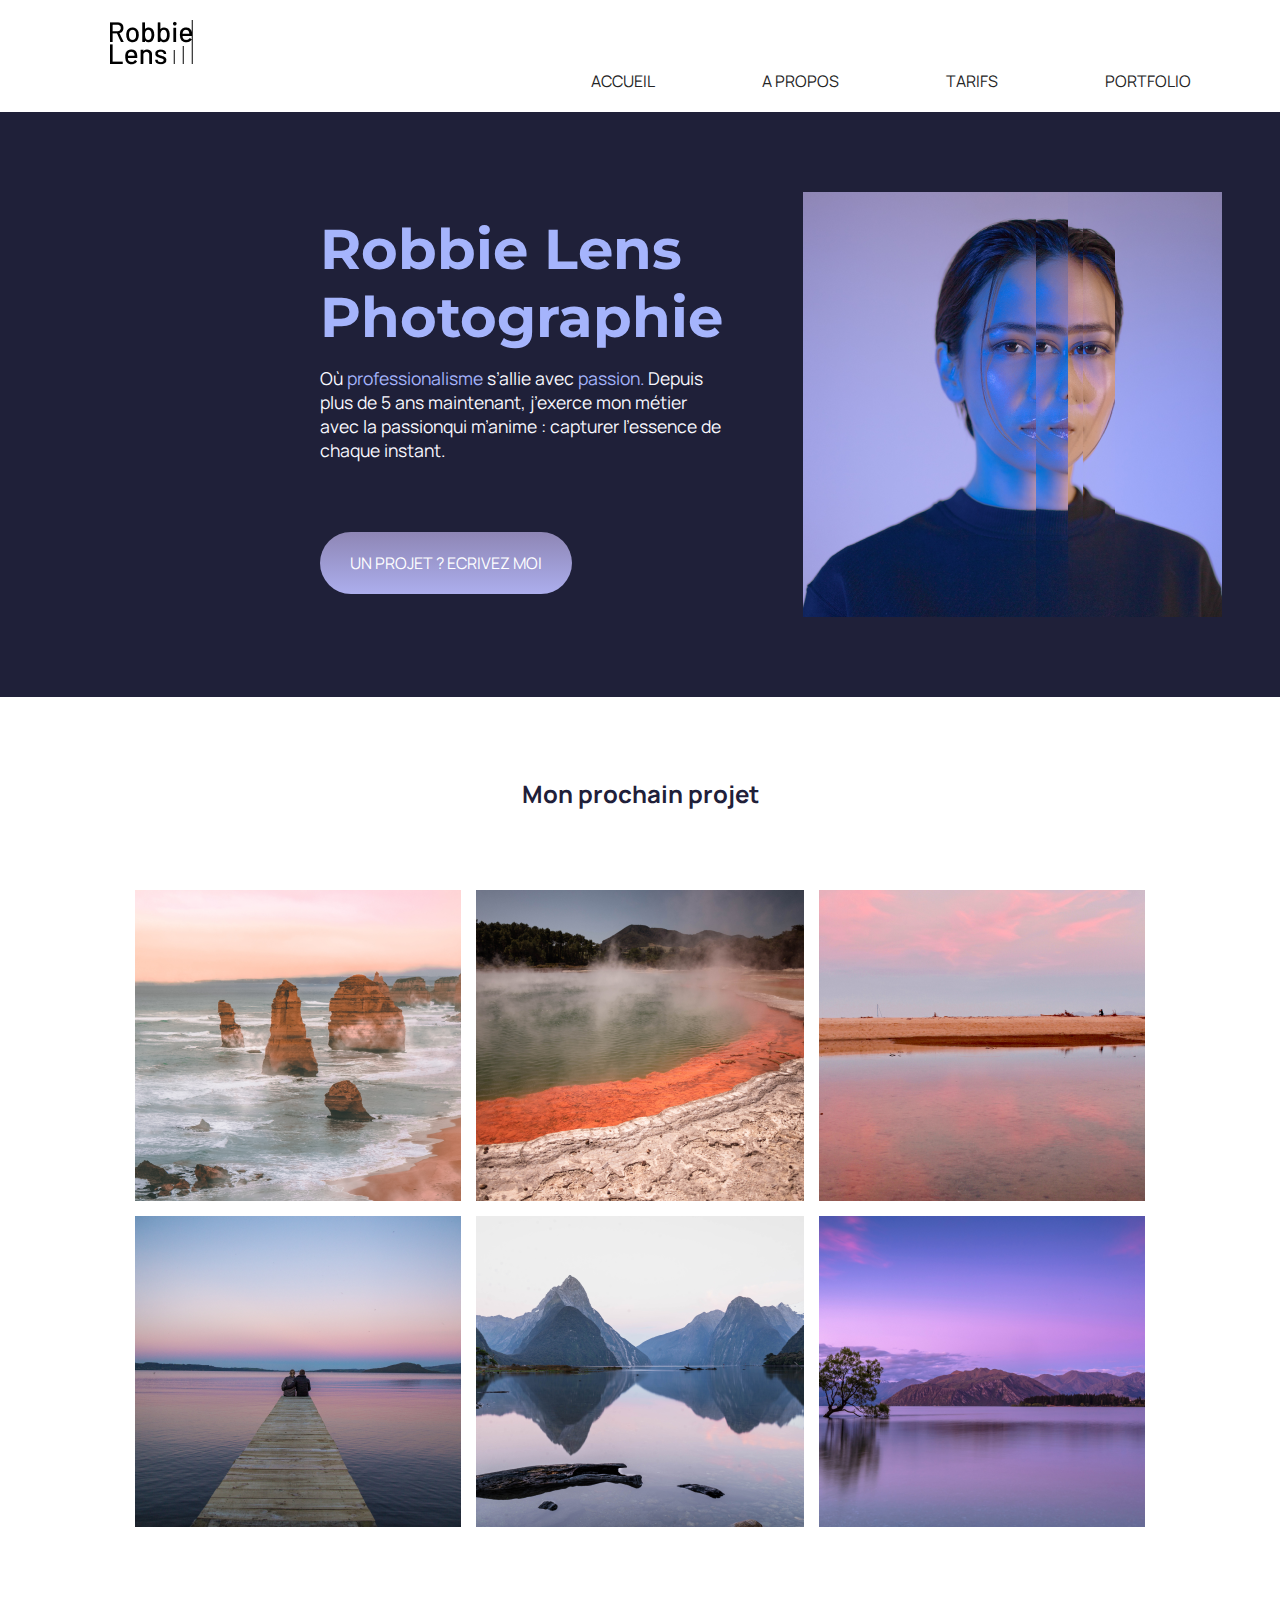
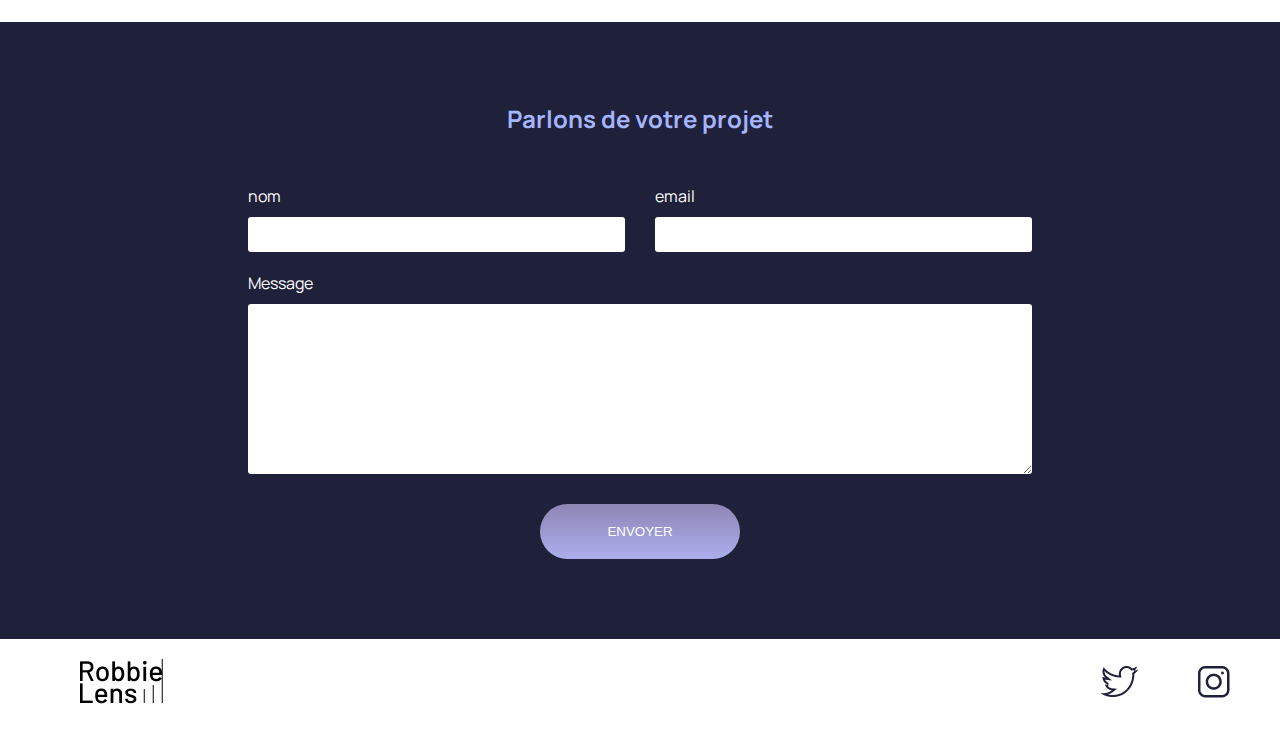
<file: index.html>
<!DOCTYPE html>
<html lang="en">
<head>
    <meta charset="UTF-8">
    <title>Accueil - Robbie Lens Photographie</title>
    <link href="styles/index.css" rel="stylesheet" >
    <link href="styles/style.css" rel="stylesheet" >
    <link rel="preconnect" href="https://fonts.googleapis.com">
    <link rel="preconnect" href="https://fonts.gstatic.com" crossorigin>
    <link href="https://fonts.googleapis.com/css2?family=Manrope&family=Montserrat&display=swap" rel="stylesheet">
</head>
<body>
    <header>
        <nav>
            <a href="a-propos.html" class="liens-icone"><img src="images/logo.png" alt="le-logo"></a>
            <div class="menu">
                <a href="index.html">ACCUEIL</a>
                <a href="a-propos.html">A PROPOS</a>
                <a href="index.html">TARIFS</a>
                <a href="portfolio.html">PORTFOLIO</a>
            </div>
            
    </nav>
    </header>
    <main>
        <section class="accueil-introduction">
            <div>
                <h1>Robbie Lens Photographie</h1>
                <p>
                    Où <em>professionalisme </em> s’allie avec <em>passion.</em> Depuis plus de 5 ans maintenant, 
                    j’exerce mon métier avec la passionqui m’anime : capturer l’essence de chaque instant.
                </p>
                <a href="portfolio.html" class="cta">UN PROJET ? ECRIVEZ MOI</a>
                <br>
            </div>
            <img src="images/robbie-lens.png" alt="portrait photo avec effet de Robbie-Lens" title="Robbie-Lens"> 
        </section>  
        <section class="accueil-photos">
            <h2>Mon prochain projet</h1>
            <div >
                <img src="images/accueil/element-1.png" alt="">
                <img src="images/accueil/element-2.png" alt="">
                <img src="images/accueil/element-3.png" alt="">
            </div>
            <div>
                <img src="images/accueil/element-4.png" alt="">
                <img src="images/accueil/element-5.png" alt="">
                <img src="images/accueil/element-6.png" alt="">
            </div>
        </section>
        <section class="Contact">
            <h2>Parlons de votre projet</h2>
            <form method="get" action="#">
                <div class="C-nom-email">
                    <div class="C-colonne">
                        <label for="nom">nom</label>
                        <input type="text" name="nom" id="nom">
                    </div>
                    <div class="C-colonne">
                        <label for="email">email</label>
                        <input type="email" name="email" id="email">
                    </div>
                </div>    
                <label for="message">Message</label>
                <textarea name="message" id="message" cols="30" rows="10"></textarea>
                <input type="submit" value="ENVOYER" class="cta">
            </form>        
        </section>
    </main>
   <footer>
    <nav>
        <a href="">
            <img src="images/logo.png" alt="le-logo" >
        </a>
        <div class="menu">
            <a target="_blank" href="https://twitter.com/" class="liens-icone">
                <img src="images/twitter.png" alt="">
            </a>
            <a target="_blank" href="https://www.instagram.com/" class="liens-icone">
                <img src="images/instagram.png" alt="">
            </a>
        </div>
    </nav>       
   </footer>
</body>
</html>
</file>
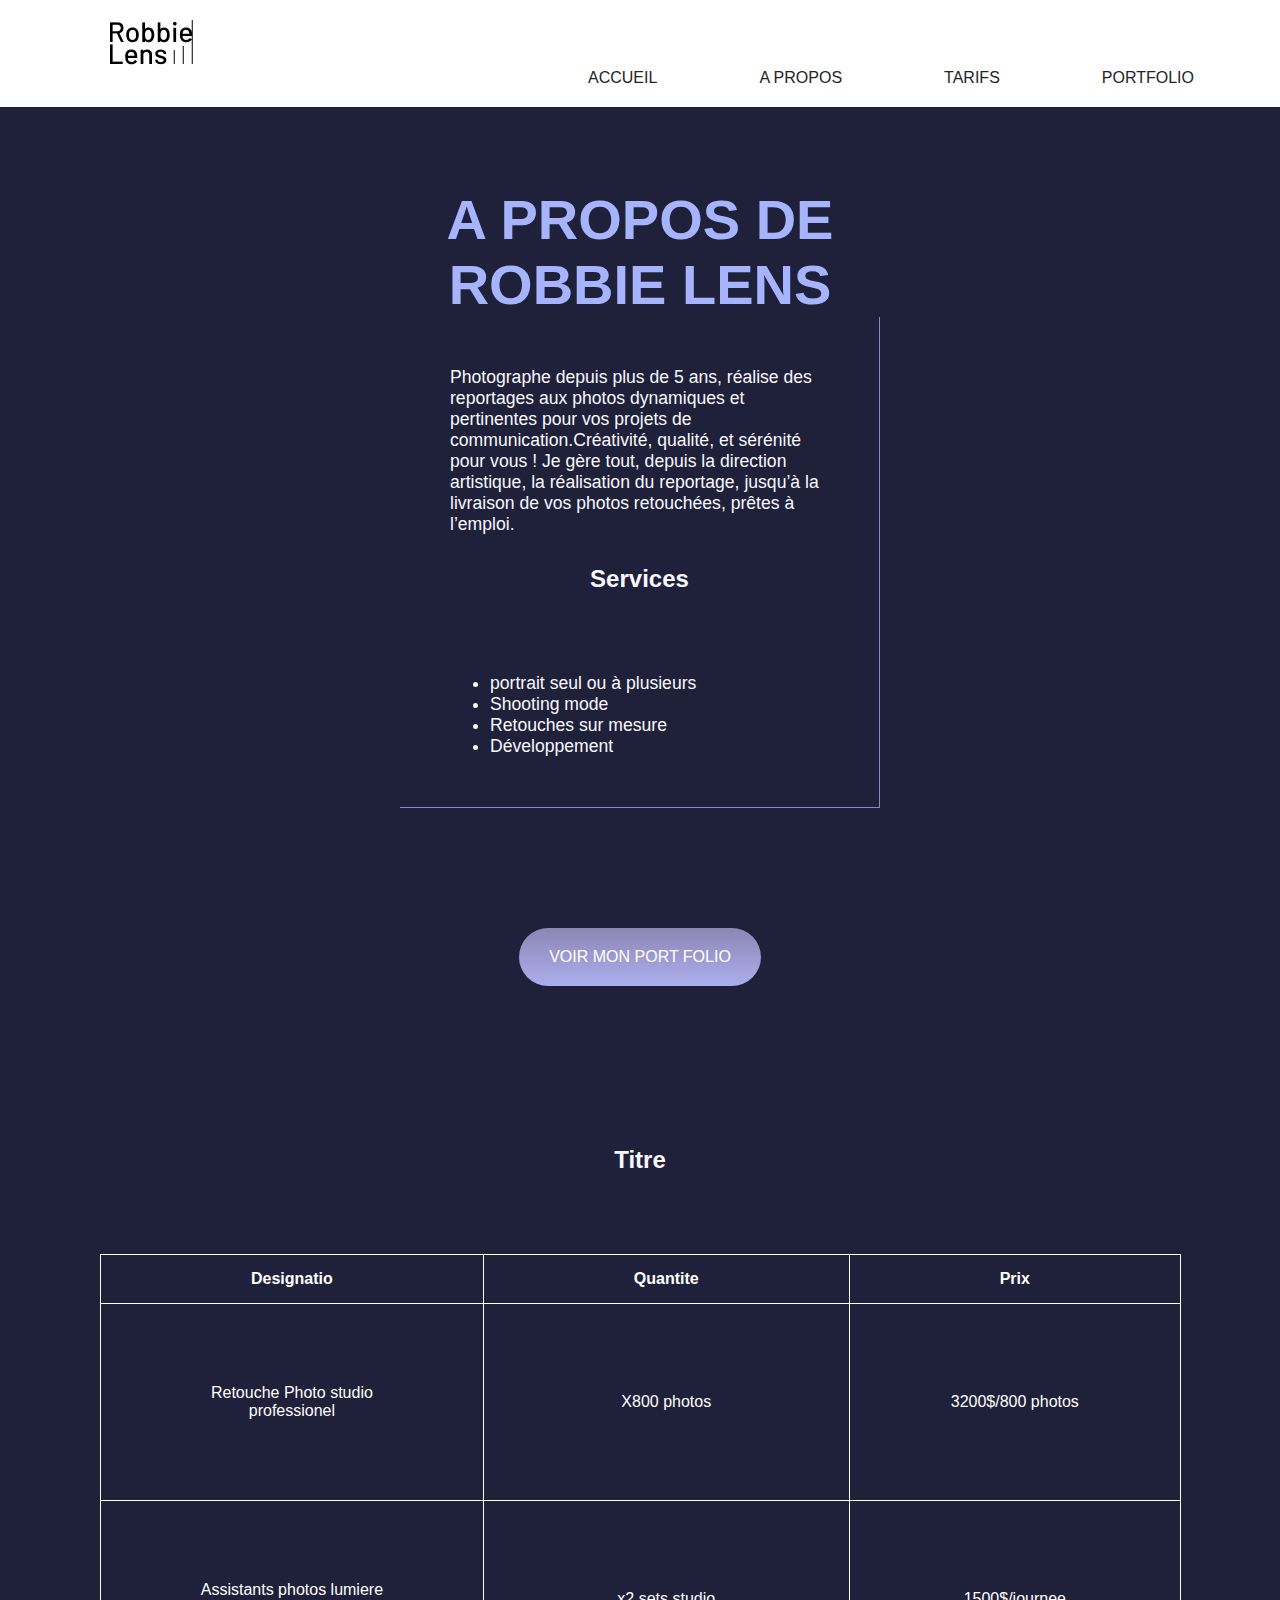
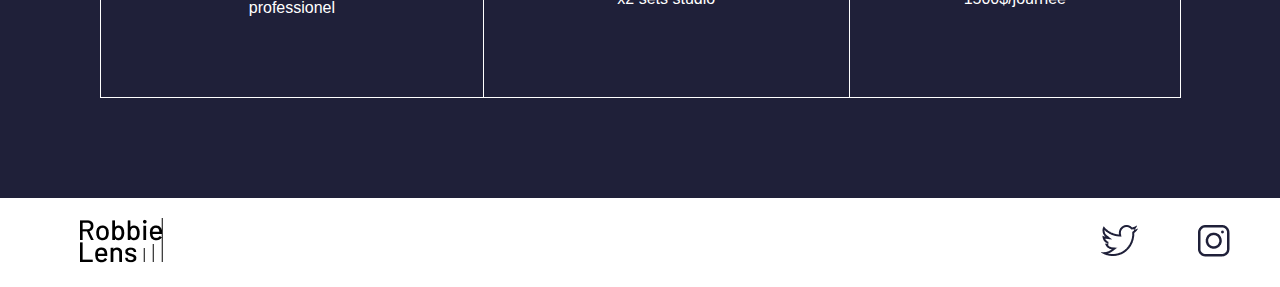
<file: a-propos.html>
<!DOCTYPE html>
<html lang="fr">
<head>
    <meta charset="UTF-8">
    <meta http-equiv="X-UA-Compatible" content="IE=edge">
    <meta name="viewport" content="width=device-width, initial-scale=1.0">
    <title>Document</title>
    <link rel="stylesheet" href="styles/apropos.css">
    <link href="styles/style.css" rel="stylesheet" >
    <link rel="preconnect" href="https://fonts.googleapis.com">
    <link rel="preconnect" href="https://fonts.gstatic.com" crossorigin>
    <link href="https://fonts.googleapis.com/css2?family=Audiowide&family=Dancing+Script&family=Lato:ital,wght@0,100;1,100&family=Livvic:wght@100&family=Niconne&family=Orbitron&display=swap" rel="stylesheet">
    <link rel="preconnect" href="https://fonts.googleapis.com">
    <link rel="preconnect" href="https://fonts.gstatic.com" crossorigin>
    <link href="https://fonts.googleapis.com/css2?family=Audiowide&family=Dancing+Script&family=Lato:ital,wght@0,100;1,100&family=Livvic:wght@100&family=Niconne&family=Orbitron&display=swap" rel="stylesheet">
</head>
<body>
    <header>
        <nav>
                <a href="a-propos.html" class="liens-icone"><img src="images/logo.png" alt="le-logo"></a>
                <div class="menu">
                    <a href="index.html">ACCUEIL</a>
                    <a href="a-propos.html">A PROPOS</a>
                    <a href="index.html">TARIFS</a>
                    <a href="portfolio.html">PORTFOLIO</a>
                </div>
                
        </nav>
    </header>
    <main class="apropos-main">  
        <section>
            <h1>A PROPOS DE ROBBIE LENS</h1>
            <div class="carre-contenu">
                <p>
                    Photographe depuis plus de 5 ans, réalise des reportages aux photos dynamiques et pertinentes pour vos projets 
                    de communication.Créativité, qualité, et sérénité pour vous ! Je gère tout, depuis la direction 
                    artistique, la réalisation du reportage, jusqu’à la livraison de vos photos retouchées, prêtes à l’emploi.
                </p>
                <h2>Services</h2>
                <ul>
                    <li>portrait seul ou à plusieurs </li>
                    <li>Shooting mode</li>
                    <li>Retouches sur mesure</li>
                    <li>Développement</li>
                </ul>
            </div>
            <div>
                <a href="portfolio.html" class="cta">VOIR MON PORT FOLIO</a>
            </div>
            </section>
            <section>
                <h2>Titre</h2>
                <table>
                    <thead>
                        <tr>
                            <th>Designatio</th>
                            <th>Quantite</th>
                            <th>Prix</th>
                        </tr>
                    </thead>
                    <tbody>
                        <tr>
                            <td>Retouche Photo studio professionel</td>
                            <td>X800 photos</td>
                            <td>3200$/800 photos</td>
                        </tr>
                        <tr>
                            <td>Assistants photos lumiere professionel</td>
                            <td>x2 sets studio</td>
                            <td>1500$/journee</td>
                        </tr>
                    </tbody>
                    
                </table>
            </section>
    </main>
    <footer >
        <nav>
            <a href="">
                <img src="images/logo.png" alt="le-logo" >
            </a>
            <div class="menu">
                <a target="_blank" href="https://twitter.com/" class="liens-icone">
                    <img src="images/twitter.png" alt="">
                </a>
                <a target="_blank" href="https://www.instagram.com/" class="liens-icone">
                    <img src="images/instagram.png" alt="">
                </a>
            </div>
        </nav>       
    </footer>
</body>
</html>
</file>
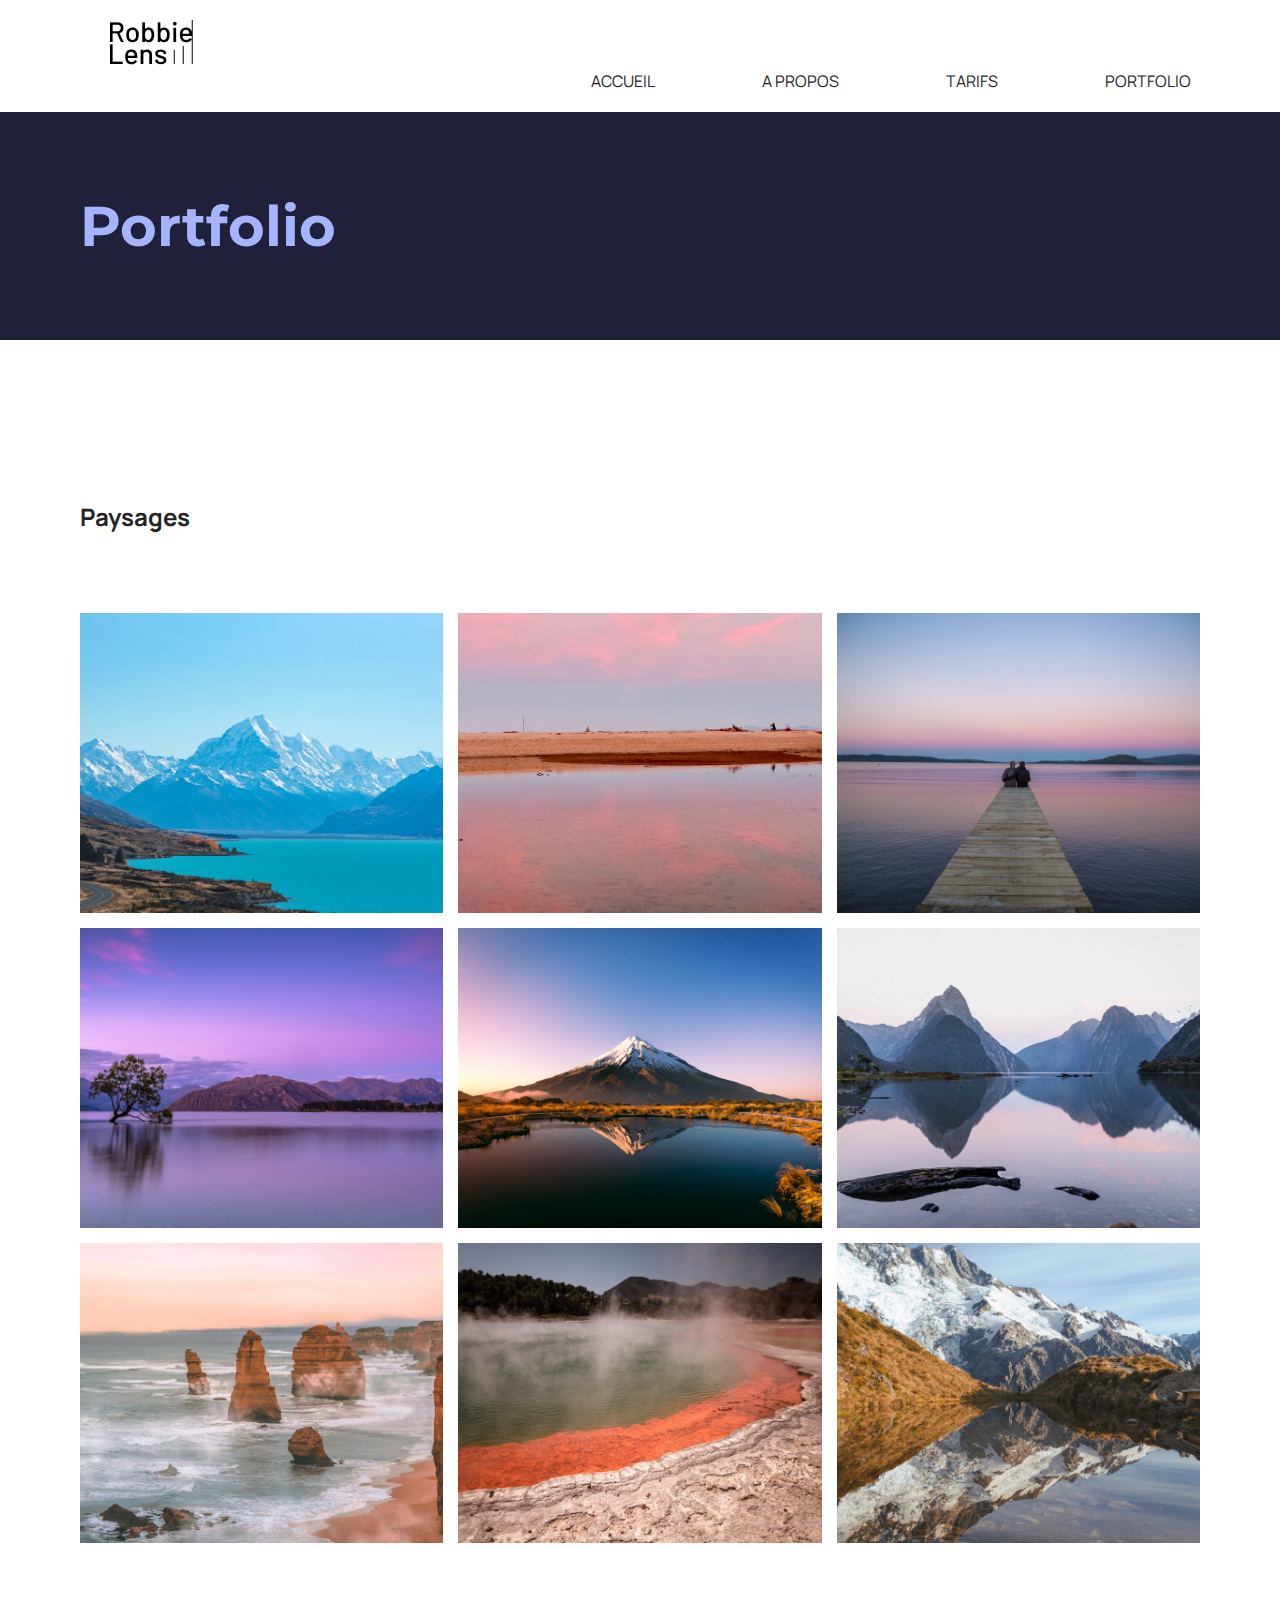
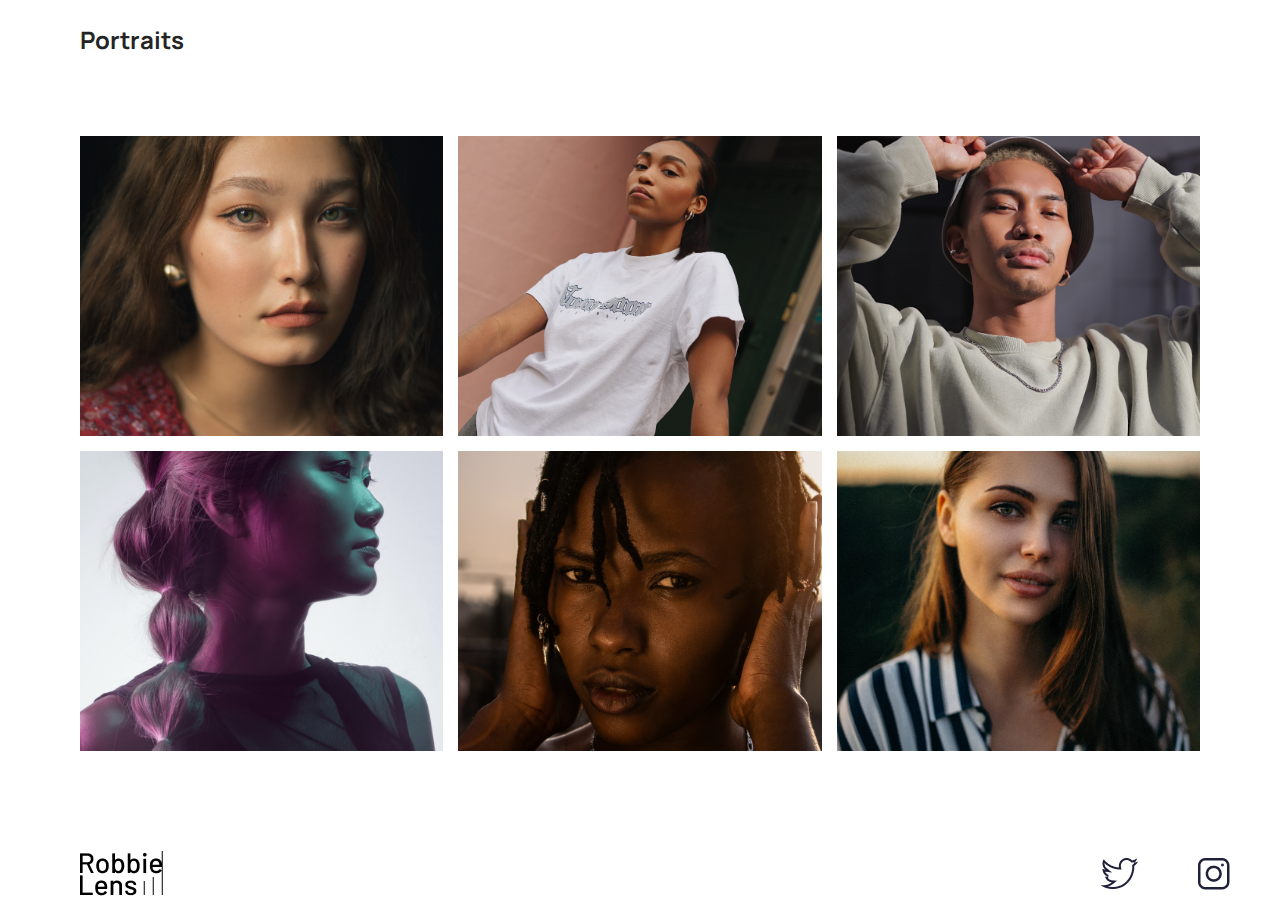
<file: portfolio.html>
<!DOCTYPE html>
<html lang="fr">

<head>
    <meta charset="utf-8" >
    <title>Portfolio - Robbie Lens Photographie</title>
    <link href="styles/portfolio.css" rel="stylesheet" >
    <link href="styles/style.css" rel="stylesheet" >
    <link rel="preconnect" href="https://fonts.googleapis.com">
    <link rel="preconnect" href="https://fonts.gstatic.com" crossorigin>
    <link href="https://fonts.googleapis.com/css2?family=Manrope&family=Montserrat&display=swap" rel="stylesheet">
</head>

<body>
    <header>
        <nav>
            <a href="a-propos.html" class="liens-icone"><img src="images/logo.png" alt="le-logo"></a>
            <div class="menu">
                <a href="index.html">ACCUEIL</a>
                <a href="a-propos.html">A PROPOS</a>
                <a href="index.html">TARIFS</a>
                <a href="portfolio.html">PORTFOLIO</a>
            </div>
            
    </nav>
    </header>
    <main>
        <section>
            <h1>Portfolio</h1>
        </section>
        <section class="portfolio-section-photos">
            <h2>Paysages</h2>
            <div class="grid-paysages">
                <a href="images/portfolio/paysage1.jpeg"class="lien-conteneur-photo">
                    <img src="images/portfolio/paysage1.jpeg" alt="">
                    <div class="photo-hover">voir la photo</div>
                </a>
                <a href="images/portfolio/paysage2.jpeg"class="lien-conteneur-photo">
                    <img src="images/portfolio/paysage2.jpeg" alt="">
                    <div class="photo-hover">voir la photo</div>
                </a>    
                <a href="images/portfolio/paysage3.jpeg"class="lien-conteneur-photo">
                    <img src="images/portfolio/paysage3.jpeg" alt="">
                    <div class="photo-hover">voir la photo</div>
                </a>    
                <a href="images/portfolio/paysage4.jpeg"class="lien-conteneur-photo">
                    <img src="images/portfolio/paysage4.jpeg" alt="">
                    <div class="photo-hover">voir la photo</div>
                </a>    
                <a href="images/portfolio/paysage5.jpeg"class="lien-conteneur-photo">
                    <img src="images/portfolio/paysage5.jpeg" alt="">
                    <div class="photo-hover">voir la photo</div>
                </a>   
                <a href="images/portfolio/paysage6.jpeg"class="lien-conteneur-photo">
                    <img src="images/portfolio/paysage6.jpeg" alt="">
                    <div class="photo-hover">voir la photo</div>
                </a>   
                <a href="images/portfolio/paysage7.jpeg"class="lien-conteneur-photo">
                    <img src="images/portfolio/paysage7.jpeg" alt="">
                    <div class="photo-hover">voir la photo</div>
                </a>   
                <a href="images/portfolio/paysage8.jpeg"class="lien-conteneur-photo">
                    <img src="images/portfolio/paysage8.jpeg" alt="">
                    <div class="photo-hover">voir la photo</div>
                </a>   
                <a href="images/portfolio/paysage9.jpeg" class="lien-conteneur-photo">
                    <img src="images/portfolio/paysage9.jpeg" alt="">
                    <div class="photo-hover">voir la photo</div>
                </a>       
            </div>
            <h2>Portraits</h2>
            <div class="grid-portraits">
                <a href="images/portfolio/portrait1.jpeg" class="lien-conteneur-photo">
                    <img src="images/portfolio/portrait1.jpeg" alt="">
                    <div class="photo-hover">voir la photo</div>
                </a>
                <a href="images/portfolio/portrait2.jpeg" class="lien-conteneur-photo">
                    <img src="images/portfolio/portrait2.jpeg" alt="">
                    <div class="photo-hover">voir la photo</div>
                </a>
                <a href="images/portfolio/portrait3.jpeg" class="lien-conteneur-photo">
                    <img src="images/portfolio/portrait3.jpeg" alt="">
                    <div class="photo-hover">voir la photo</div>
                </a>
                <a href="images/portfolio/portrait4.jpeg" class="lien-conteneur-photo">
                    <img src="images/portfolio/portrait4.jpeg" alt="">
                    <div class="photo-hover">voir la photo</div>
                </a>
                <a href="images/portfolio/portrait5.jpeg" class="lien-conteneur-photo">
                    <img src="images/portfolio/portrait5.jpeg" alt="">
                    <div class="photo-hover">voir la photo</div>
                </a>
                <a href="images/portfolio/portrait6.jpeg" class="lien-conteneur-photo">
                    <img src="images/portfolio/portrait6.jpeg" alt="">
                    <div class="photo-hover">voir la photo</div>
                </a>
            </div>
        </section>
    </main>
    <footer>
        <nav>
            <a href="">
                <img src="images/logo.png" alt="le-logo" >
            </a>
            <div class="menu">
                <a target="_blank" href="https://twitter.com/" class="liens-icone">
                    <img src="images/twitter.png" alt="">
                </a>
                <a target="_blank" href="https://www.instagram.com/" class="liens-icone">
                    <img src="images/instagram.png" alt="">
                </a>
            </div>
        </nav>       
    </footer>
</body>

</html>
</file>
<file: styles/index.css>
.accueil-photos{
    padding: 80px;
    background-color: white;
  }
  .accueil-photos h2{
  text-align: center;
  margin-bottom: 80px;
  color: #1F2039;
  }
  
  .accueil-photos div{
    display: flex;
    flex-direction: row;
    gap: 15px;
    justify-content: center;
    margin-bottom: 15px;
  }
  .accueil-introduction{
    display: flex;
    flex-direction: row;
    width: 50%;
    align-items:  center;
    margin: auto;
  }  
  .accueil-introduction h1 {
    margin-bottom: 15px;
  }
  
  .accueil-introduction p {
    margin-bottom: 30px;
  }
  
  .accueil-introduction div {
    padding-right: 80px;
  }

  .Contact h2{
    color: #a5b4fc;
    text-align: center;
    margin-bottom: 50px;
    
  }
  form{
    display: flex;
    flex-direction:column;
    width: 70%;
    margin: auto;
    color: white;
    
  }
.C-nom-email{
  display: flex;
  flex-direction: row;
  gap: 30px;
}
.C-colonne{
    flex: 1;
    display: flex;
    flex-direction: column;  
    margin-bottom: 20px;
    
  }
  input,textarea {
    border: none;
    border-radius: 3px;
    padding: 10px;
  }
  label{
    margin-bottom: 10px;
  }
  input[type="submit"]{
    width: 200px;
    margin: auto;
    margin-top: 30px;
  }
  @media screen and (max-width: 996px) { .accueil-introduction{
    align-items: center;
    flex-direction: column;
    justify-content: center;
  }
  .accueil-introduction div{
    padding: 0;
    text-align: center;
    order: 2;
  }
  .accueil-introduction img{
    margin-bottom: 20px;
    width: 100%;
    order: 1;

  }
  .accueil-photos{
    padding: 20px;
  }
  .accueil-photos div{
    flex-direction: column;
  }
  .Contact{
    padding: 50px 20px;
  }
  .C-nom-email{
    flex-direction: column;
    gap: 0;
  }
}
</file>
<file: styles/style.css>
* {
  margin: 0;
}
body {
    font-family: 'Manrope', sans-serif;
    font-size: 1em;
    background-color: #1F2039;
  }
  a {
    color: #242424;
    text-decoration: none;
  }
  em {
    color: #a5b4fc;
    font-style: normal;
  }
  h1 {
    font-size: 3.5em;
    color: #a5b4fc;
    font-family: 'Montserrat', sans-serif;
  }
  h2 {
    color: #f9f8ff;
   }
  p,
  li {
    font-size: 1.1em;
    color: #f9f8ff;
      }
  header,
  footer {
    background-color: white;
    padding: 20px 50px;
  }
  .cta{
    background: linear-gradient(#8e86b5, #acaeed) 80px;
    color: white;
    border-radius: 50px;
    display: inline-block;
    margin-top: 40px;
    padding: 20px 30px;
  }
  
  .cta:hover{
    background:  linear-gradient(#696484,#8788BA);
    text-decoration: none;
    
  }
 
  a:hover{
    text-decoration: underline;
    }
section{
    padding: 80px;
  }

.liens-icone{
padding-left: 30px;
}
.liens-icone:hover{
  opacity: o.5;
}
.menu{
  display: flex;
  flex-direction: row;
  justify-content: space-around;
  padding-left: 40%;
}
footer nav{
  display: flex;
  flex-direction: row;
  align-items: center;
  justify-content: space-between;
}
nav a{
  margin-left: 30px;
}

@media screen and (max-width: 996px) { header nav{
  align-items: center;
  flex-direction: column;
  justify-content: center;
}
 header nav img{
margin-bottom: 20px;
 }
 header, footer{
padding: 20px 20px;
 }
 h1{
  font-size: 2em;
 }
 section{
  padding:50px 20px 50px 20px;
 }
 nav a{
  margin-left: 10px;
  margin-right: 10px;
 }
}
</file>
<file: styles/apropos.css>
.carre-contenu{
    border-bottom: 1px #8e86b5 solid;
    border-right: 1px #8e86b5 solid;
    padding: 50px;
    margin-bottom: 80px;
  }
  .carre-contenu h2{
    margin-top: 30px; 
  }
  .carre-contenu ul{
    margin-top: 30px; 
  }
  .apropos-main{
    width: 50%;
    margin: auto;
  }
  .carre-contenu + div {
    text-align: center;
  }
  table{
    text-align: center;
    width: 100%;
    border-collapse: collapse;
    margin: 20px 0px 20px -300px;
  }
  td,
  th{
    padding: 15px 150px 15px 150px;
    color: white;
    border: 1px white solid;
    margin-right: 80px;
    
  }
  h2{
    margin-bottom: 80px;
  }
  td{
    padding: 80px;
  }
  h1,
   h2{
    text-align: center;
  }
  @media screen and (max-width: 996px) { table{
    display: none;
  }
}
</file>
<file: styles/portfolio.css>
.portfolio-section-photos{
    background-color: white;
    }
    .portfolio-section-photos h2{
      margin-bottom: 80px;
      color: #242424;
    }
    .grid-paysages{
      display: grid;
      grid-template-columns: 1fr 1fr 1fr;
      grid-template-rows: 300px 300px 300px;
      grid-gap: 15px;
    }
    
    .grid-portraits{
      display: grid;
      grid-template-columns: 1fr 1fr 1fr;
      grid-template-rows: 300px 300px;
      grid-gap: 15px;
    }
    .grid-paysages img , 
    .grid-portraits img{
      width: 100%;
      height: 100%;
      object-fit: cover;
    }
    .lien-conteneur-photo{
      position: relative;
      }
    .photo-hover{
      position: absolute;
      top: 0%;
      bottom: 0%;
      right: 0%;
      left: 0%;
      display: flex;
      align-items: center;
      justify-content: center;
      color: white;
      font-size: 1.5em;
      background-color: rgba(0, 0, 0, 0.7);
      display: none;
    }
    .lien-conteneur-photo:hover .photo-hover{
      display: flex;
    }
    h2{
      margin-top: 80px;
    }
    @media screen and (max-width: 996px) { 
      .grid-paysages{
        grid-template-columns: 1fr;
        gap: 15px;
    }
    .grid-portraits{
      grid-template-columns: 1fr;
      gap: 15px;
    }
  }
</file>
